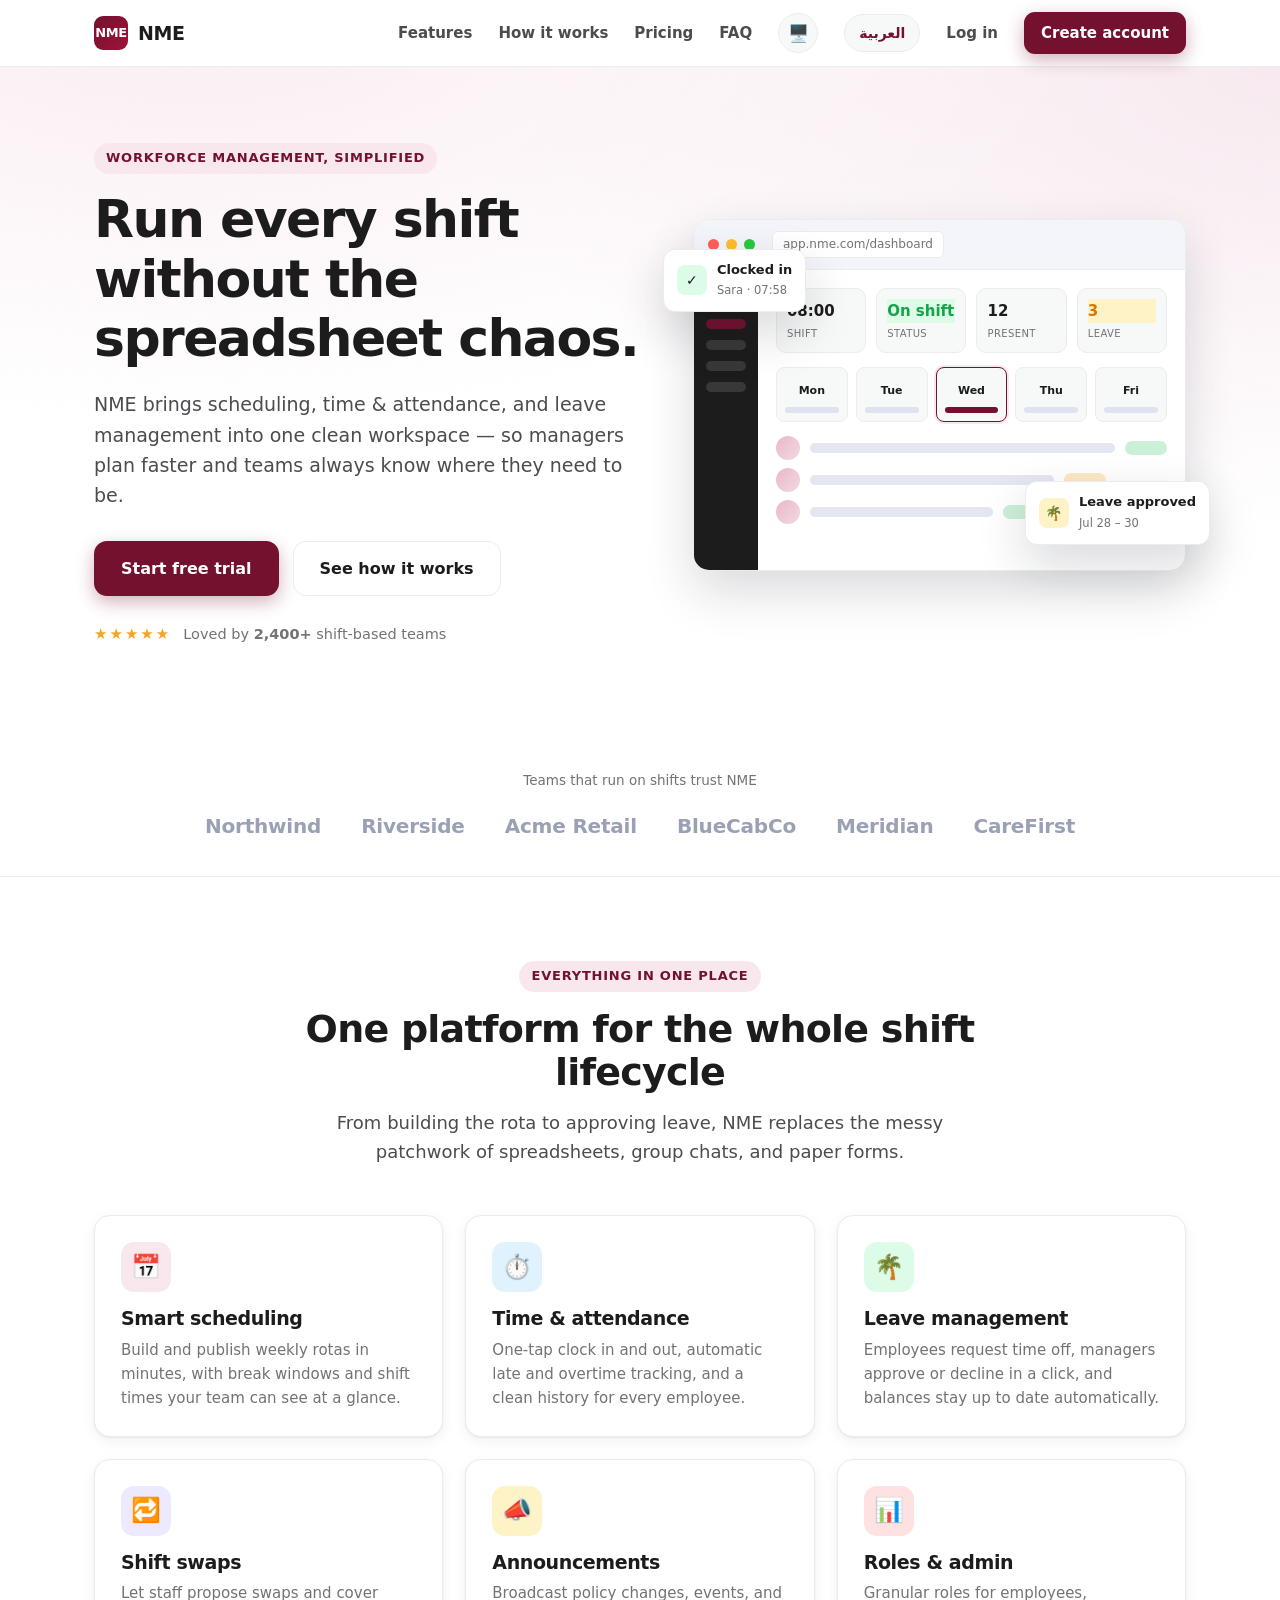
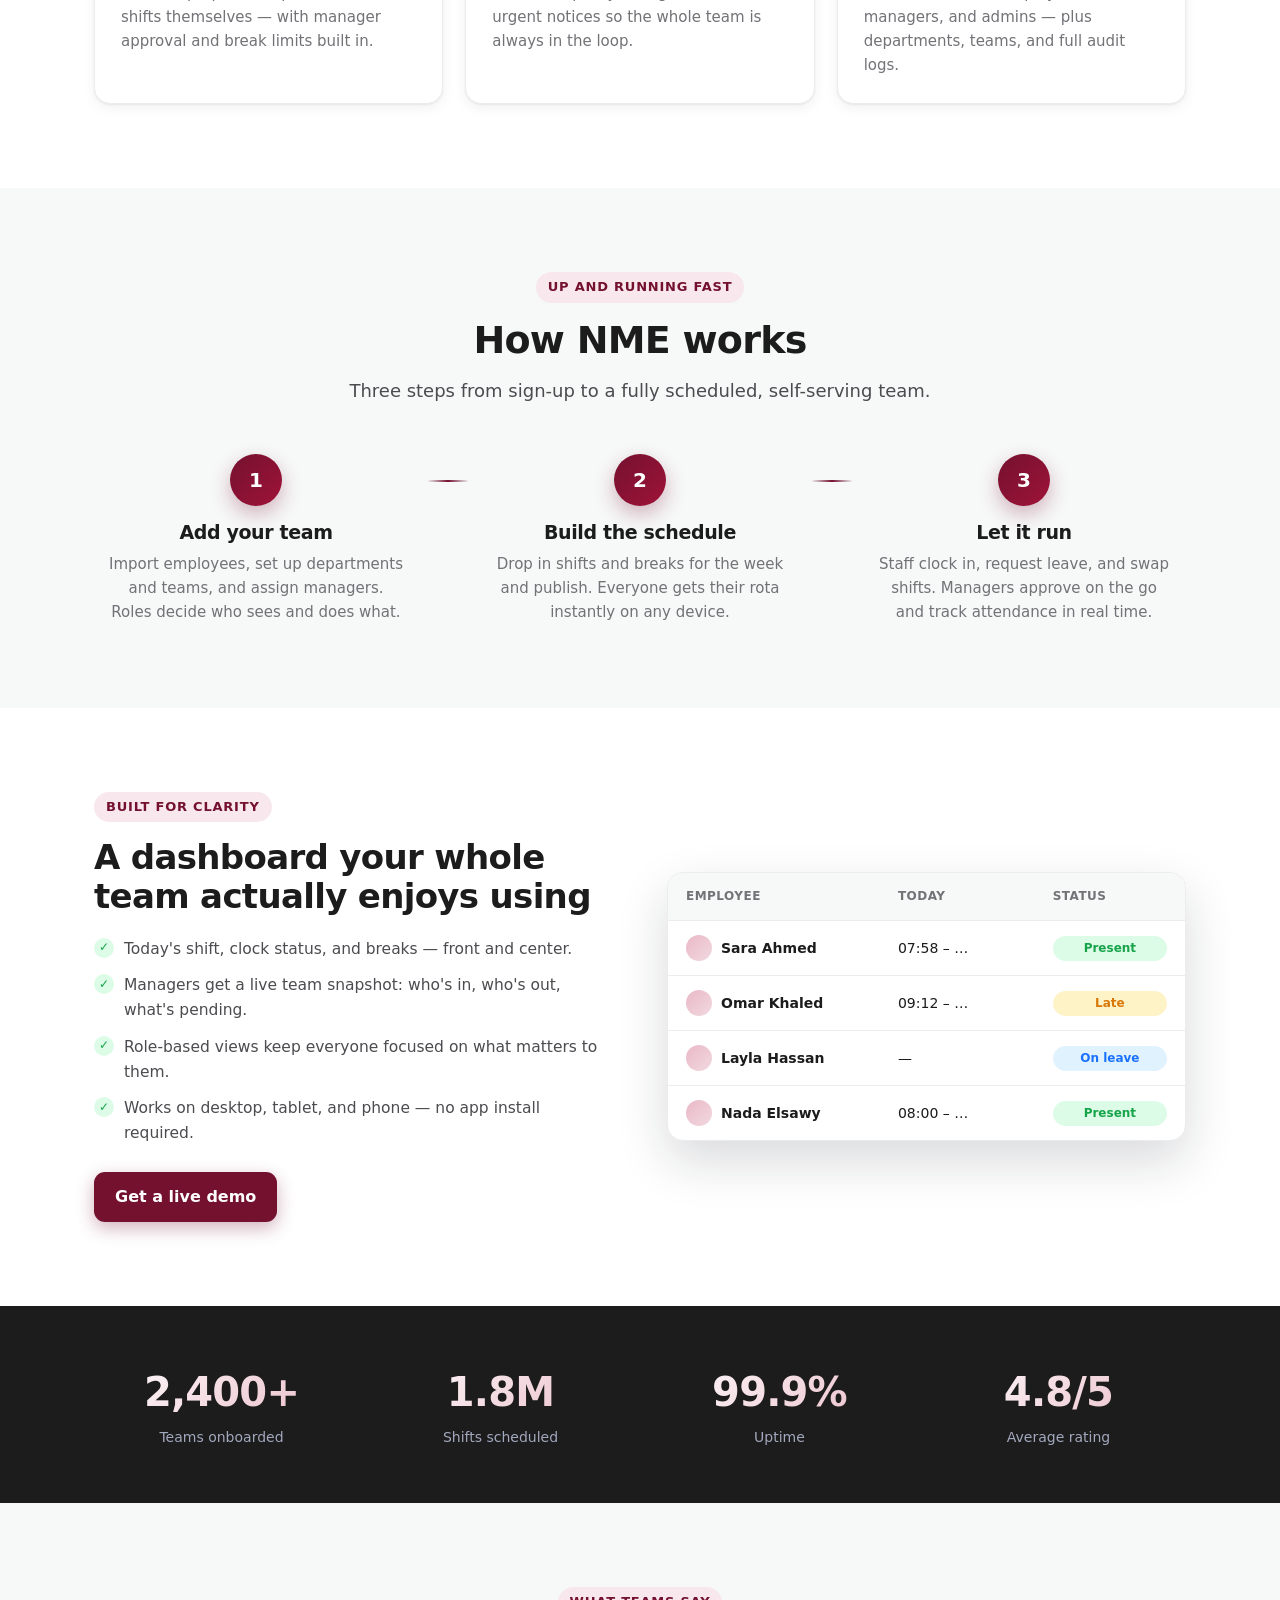
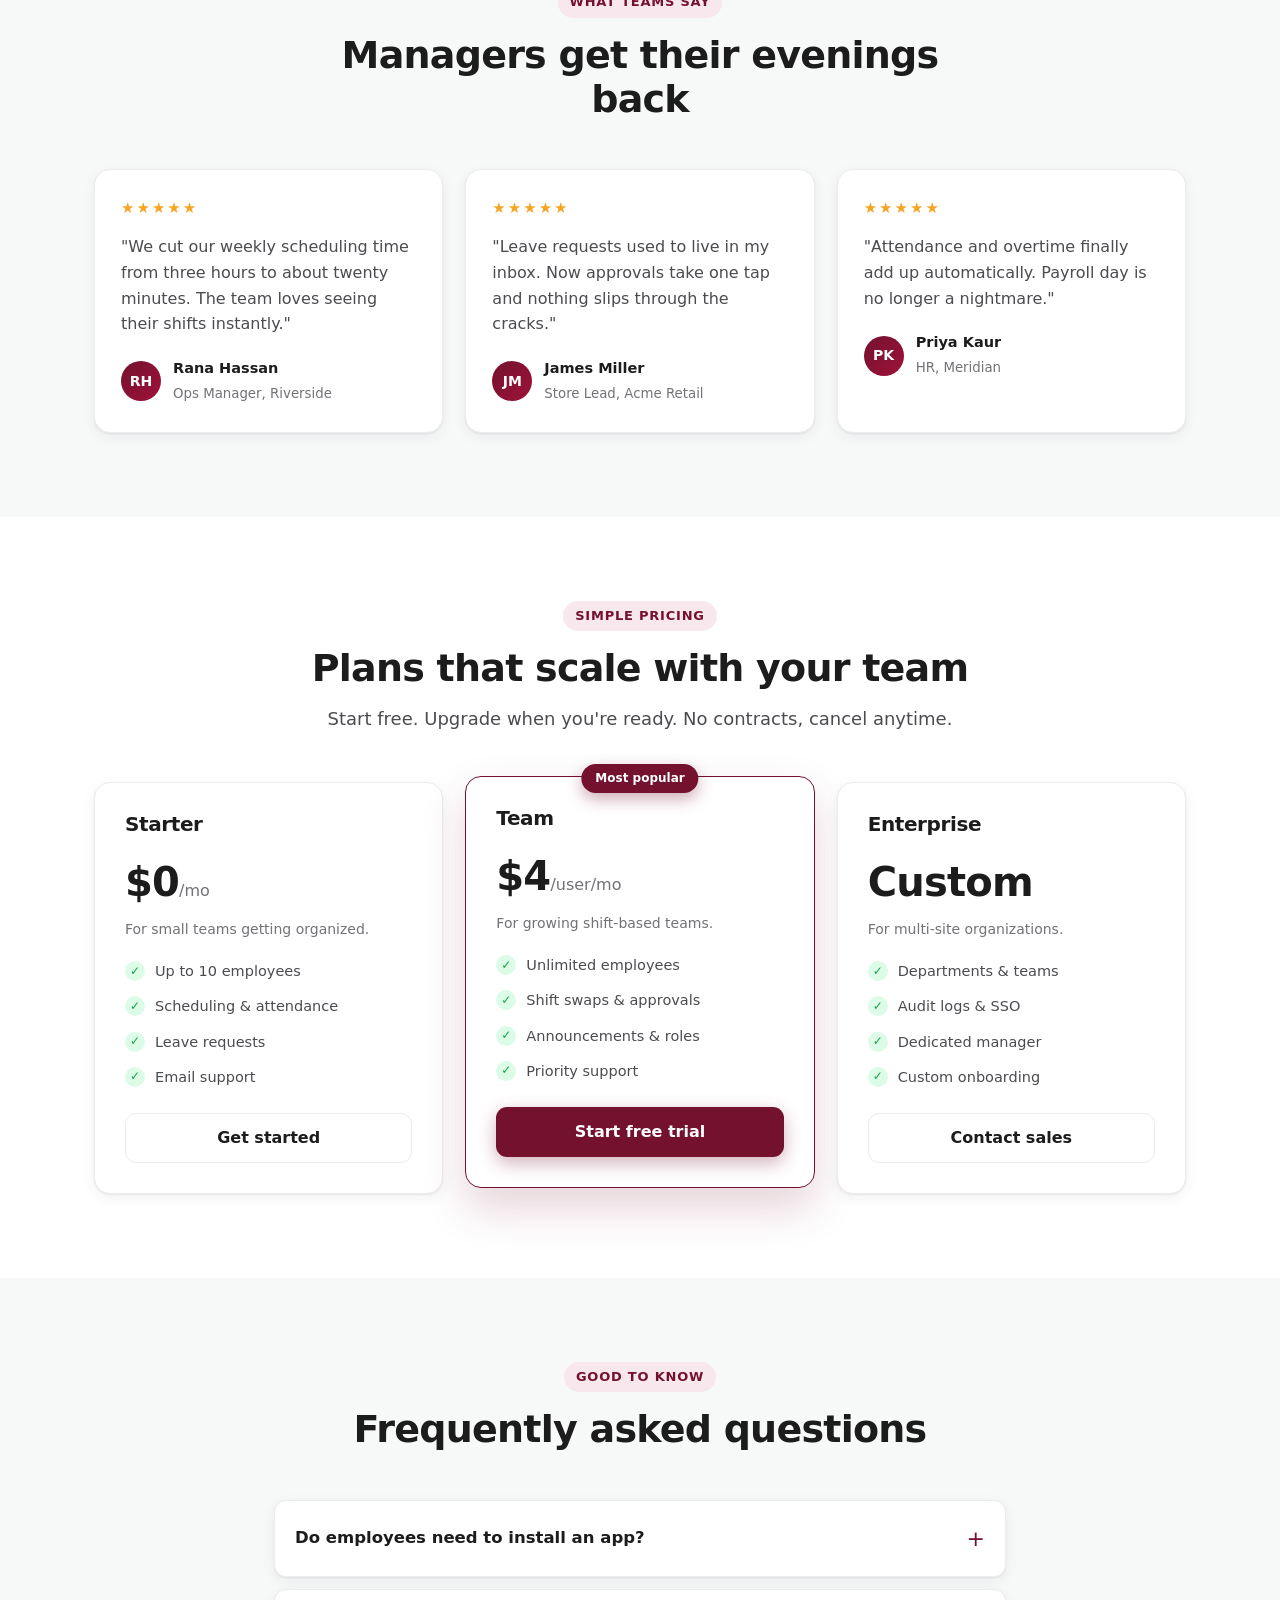
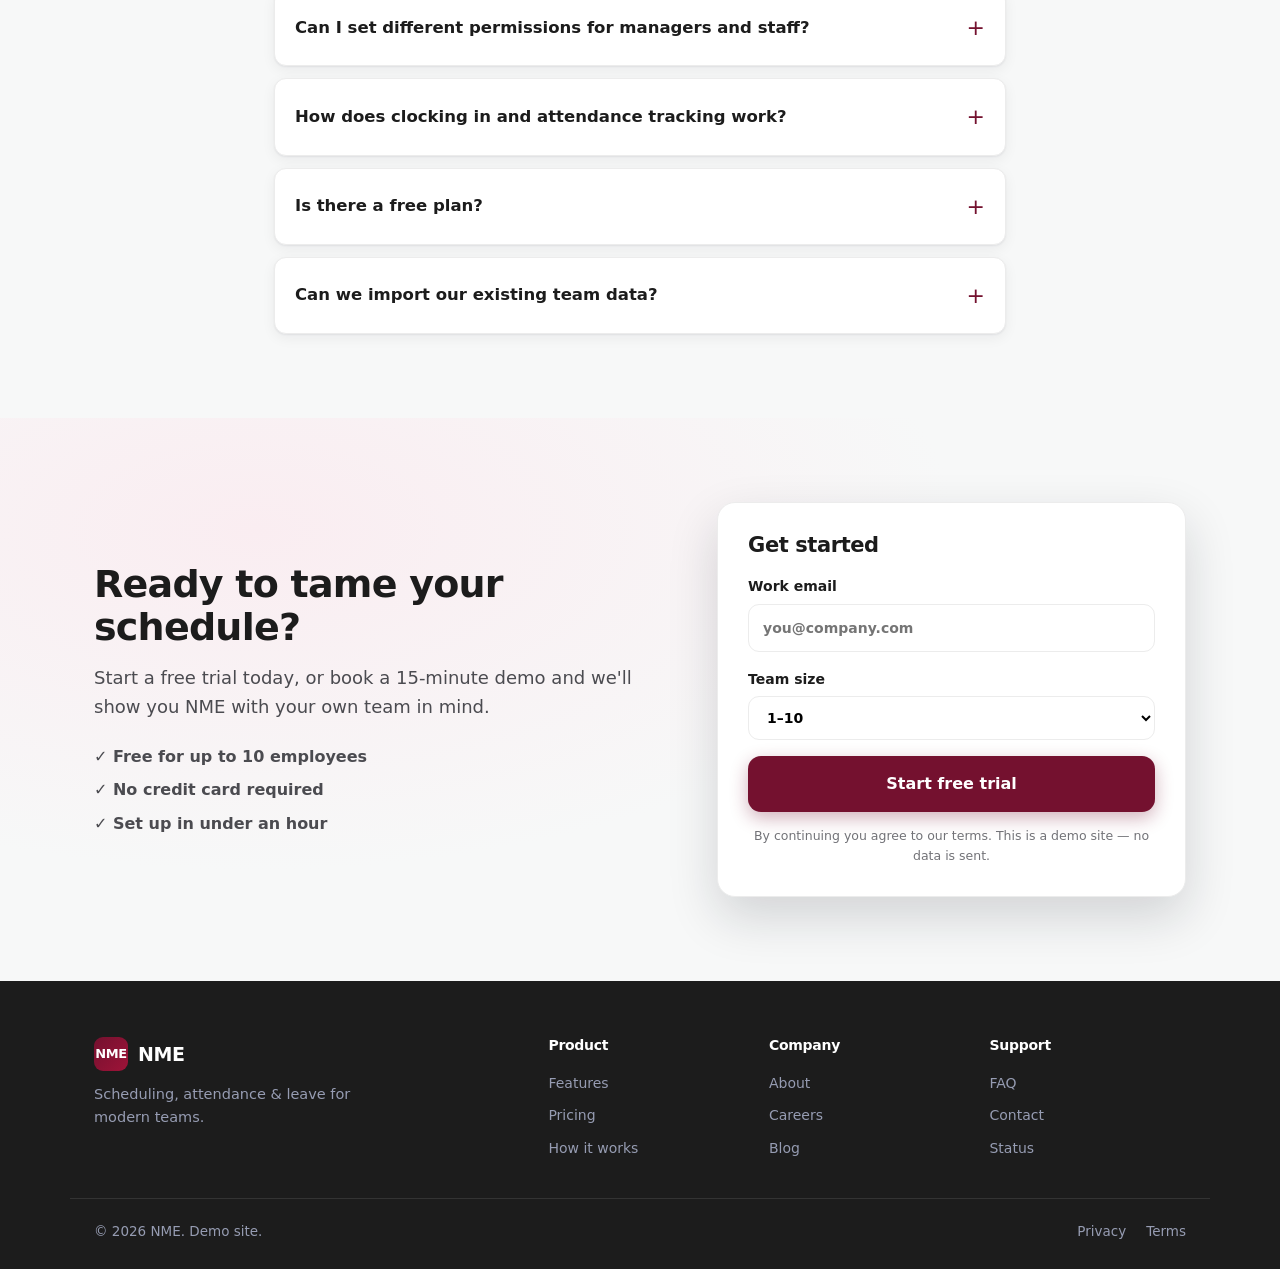
<file: workforce-website/index.html>
<!DOCTYPE html>
<html lang="en">
<head>
  <meta charset="UTF-8" />
  <meta name="viewport" content="width=device-width, initial-scale=1.0" />
  <title>NME — Scheduling, Attendance &amp; Leave for Modern Teams</title>
  <meta name="description" content="NME is the all-in-one workforce platform for scheduling, time &amp; attendance, and leave management. Built for teams that run on shifts." />
  <link rel="stylesheet" href="css/styles.css" />
</head>
<body>

  <!-- ===== Header ===== -->
  <header class="site-header">
    <div class="container header-inner">
      <a href="#top" class="logo">
        <span class="logo-mark">NME</span>
        <span class="logo-text">NME</span>
      </a>

      <input type="checkbox" id="nav-toggle" class="nav-toggle" />
      <label for="nav-toggle" class="nav-toggle-label" aria-label="Toggle menu">
        <span></span><span></span><span></span>
      </label>

      <nav class="main-nav">
        <a href="#features">Features</a>
        <a href="#how">How it works</a>
        <a href="#pricing">Pricing</a>
        <a href="#faq">FAQ</a>
        <button class="theme-btn" data-i18n-skip type="button" aria-label="Theme"></button>
        <button class="lang-btn" data-i18n-skip type="button"></button>
        <a href="app.html#login">Log in</a>
        <a href="app.html#signup" class="btn btn-primary btn-sm">Create account</a>
      </nav>
    </div>
  </header>

  <main id="top">

    <!-- ===== Hero ===== -->
    <section class="hero">
      <div class="container hero-inner">
        <div class="hero-copy">
          <span class="eyebrow">Workforce management, simplified</span>
          <h1>Run every shift<br>without the spreadsheet chaos.</h1>
          <p class="lead">
            NME brings scheduling, time &amp; attendance, and leave management
            into one clean workspace — so managers plan faster and teams always
            know where they need to be.
          </p>
          <div class="hero-cta">
            <a href="app.html#signup" class="btn btn-primary btn-lg">Start free trial</a>
            <a href="#how" class="btn btn-ghost btn-lg">See how it works</a>
          </div>
          <div class="hero-trust">
            <div class="stars">★★★★★</div>
            <span>Loved by <strong>2,400+</strong> shift-based teams</span>
          </div>
        </div>

        <!-- CSS/HTML dashboard mockup -->
        <div class="hero-visual" aria-hidden="true">
          <div class="mock-window">
            <div class="mock-titlebar">
              <span class="dot dot-r"></span><span class="dot dot-y"></span><span class="dot dot-g"></span>
              <span class="mock-url">app.nme.com/dashboard</span>
            </div>
            <div class="mock-body">
              <div class="mock-sidebar">
                <div class="mock-brand"></div>
                <div class="mock-nav-item active"></div>
                <div class="mock-nav-item"></div>
                <div class="mock-nav-item"></div>
                <div class="mock-nav-item"></div>
              </div>
              <div class="mock-main">
                <div class="mock-stats">
                  <div class="mock-stat"><span class="ms-num">08:00</span><span class="ms-label">Shift</span></div>
                  <div class="mock-stat"><span class="ms-num tint-green">On shift</span><span class="ms-label">Status</span></div>
                  <div class="mock-stat"><span class="ms-num">12</span><span class="ms-label">Present</span></div>
                  <div class="mock-stat"><span class="ms-num tint-amber">3</span><span class="ms-label">Leave</span></div>
                </div>
                <div class="mock-week">
                  <div class="mock-day"><b>Mon</b><i></i></div>
                  <div class="mock-day"><b>Tue</b><i></i></div>
                  <div class="mock-day today"><b>Wed</b><i></i></div>
                  <div class="mock-day"><b>Thu</b><i></i></div>
                  <div class="mock-day"><b>Fri</b><i></i></div>
                </div>
                <div class="mock-rows">
                  <div class="mock-row"><span class="av"></span><span class="bar"></span><span class="pill green"></span></div>
                  <div class="mock-row"><span class="av"></span><span class="bar w80"></span><span class="pill amber"></span></div>
                  <div class="mock-row"><span class="av"></span><span class="bar w60"></span><span class="pill green"></span></div>
                </div>
              </div>
            </div>
          </div>
          <div class="float-card float-card-1">
            <span class="fc-ico green">✓</span>
            <div><b>Clocked in</b><small>Sara · 07:58</small></div>
          </div>
          <div class="float-card float-card-2">
            <span class="fc-ico amber">🌴</span>
            <div><b>Leave approved</b><small>Jul 28 – 30</small></div>
          </div>
        </div>
      </div>
    </section>

    <!-- ===== Logos ===== -->
    <section class="logos">
      <div class="container">
        <p class="logos-label">Teams that run on shifts trust NME</p>
        <div class="logos-row">
          <span>Northwind</span><span>Riverside</span><span>Acme Retail</span>
          <span>BlueCabCo</span><span>Meridian</span><span>CareFirst</span>
        </div>
      </div>
    </section>

    <!-- ===== Features ===== -->
    <section id="features" class="section">
      <div class="container">
        <div class="section-head">
          <span class="eyebrow">Everything in one place</span>
          <h2>One platform for the whole shift lifecycle</h2>
          <p class="section-sub">From building the rota to approving leave, NME replaces the messy patchwork of spreadsheets, group chats, and paper forms.</p>
        </div>

        <div class="feature-grid">
          <article class="feature">
            <div class="feature-ico tint-primary">📅</div>
            <h3>Smart scheduling</h3>
            <p>Build and publish weekly rotas in minutes, with break windows and shift times your team can see at a glance.</p>
          </article>
          <article class="feature">
            <div class="feature-ico tint-info">⏱️</div>
            <h3>Time &amp; attendance</h3>
            <p>One-tap clock in and out, automatic late and overtime tracking, and a clean history for every employee.</p>
          </article>
          <article class="feature">
            <div class="feature-ico tint-green">🌴</div>
            <h3>Leave management</h3>
            <p>Employees request time off, managers approve or decline in a click, and balances stay up to date automatically.</p>
          </article>
          <article class="feature">
            <div class="feature-ico tint-purple">🔁</div>
            <h3>Shift swaps</h3>
            <p>Let staff propose swaps and cover shifts themselves — with manager approval and break limits built in.</p>
          </article>
          <article class="feature">
            <div class="feature-ico tint-amber">📣</div>
            <h3>Announcements</h3>
            <p>Broadcast policy changes, events, and urgent notices so the whole team is always in the loop.</p>
          </article>
          <article class="feature">
            <div class="feature-ico tint-red">📊</div>
            <h3>Roles &amp; admin</h3>
            <p>Granular roles for employees, managers, and admins — plus departments, teams, and full audit logs.</p>
          </article>
        </div>
      </div>
    </section>

    <!-- ===== How it works ===== -->
    <section id="how" class="section section-alt">
      <div class="container">
        <div class="section-head">
          <span class="eyebrow">Up and running fast</span>
          <h2>How NME works</h2>
          <p class="section-sub">Three steps from sign-up to a fully scheduled, self-serving team.</p>
        </div>
        <div class="steps">
          <div class="step">
            <div class="step-num">1</div>
            <h3>Add your team</h3>
            <p>Import employees, set up departments and teams, and assign managers. Roles decide who sees and does what.</p>
          </div>
          <div class="step-line"></div>
          <div class="step">
            <div class="step-num">2</div>
            <h3>Build the schedule</h3>
            <p>Drop in shifts and breaks for the week and publish. Everyone gets their rota instantly on any device.</p>
          </div>
          <div class="step-line"></div>
          <div class="step">
            <div class="step-num">3</div>
            <h3>Let it run</h3>
            <p>Staff clock in, request leave, and swap shifts. Managers approve on the go and track attendance in real time.</p>
          </div>
        </div>
      </div>
    </section>

    <!-- ===== Showcase ===== -->
    <section class="section">
      <div class="container showcase">
        <div class="showcase-copy">
          <span class="eyebrow">Built for clarity</span>
          <h2>A dashboard your whole team actually enjoys using</h2>
          <ul class="check-list">
            <li>Today's shift, clock status, and breaks — front and center.</li>
            <li>Managers get a live team snapshot: who's in, who's out, what's pending.</li>
            <li>Role-based views keep everyone focused on what matters to them.</li>
            <li>Works on desktop, tablet, and phone — no app install required.</li>
          </ul>
          <a href="#contact" class="btn btn-primary">Get a live demo</a>
        </div>
        <div class="showcase-visual">
          <div class="panel">
            <div class="panel-row head"><span>Employee</span><span>Today</span><span>Status</span></div>
            <div class="panel-row"><span class="pu"><i></i>Sara Ahmed</span><span>07:58 – …</span><span class="tag green">Present</span></div>
            <div class="panel-row"><span class="pu"><i></i>Omar Khaled</span><span>09:12 – …</span><span class="tag amber">Late</span></div>
            <div class="panel-row"><span class="pu"><i></i>Layla Hassan</span><span>—</span><span class="tag blue">On leave</span></div>
            <div class="panel-row"><span class="pu"><i></i>Nada Elsawy</span><span>08:00 – …</span><span class="tag green">Present</span></div>
          </div>
        </div>
      </div>
    </section>

    <!-- ===== Stats band ===== -->
    <section class="stats-band">
      <div class="container stats-inner">
        <div class="stat-big"><span class="sb-num">2,400+</span><span class="sb-label">Teams onboarded</span></div>
        <div class="stat-big"><span class="sb-num">1.8M</span><span class="sb-label">Shifts scheduled</span></div>
        <div class="stat-big"><span class="sb-num">99.9%</span><span class="sb-label">Uptime</span></div>
        <div class="stat-big"><span class="sb-num">4.8/5</span><span class="sb-label">Average rating</span></div>
      </div>
    </section>

    <!-- ===== Testimonials ===== -->
    <section class="section section-alt">
      <div class="container">
        <div class="section-head">
          <span class="eyebrow">What teams say</span>
          <h2>Managers get their evenings back</h2>
        </div>
        <div class="testimonials">
          <figure class="quote">
            <div class="stars">★★★★★</div>
            <blockquote>"We cut our weekly scheduling time from three hours to about twenty minutes. The team loves seeing their shifts instantly."</blockquote>
            <figcaption><span class="q-av">RH</span><div><b>Rana Hassan</b><small>Ops Manager, Riverside</small></div></figcaption>
          </figure>
          <figure class="quote">
            <div class="stars">★★★★★</div>
            <blockquote>"Leave requests used to live in my inbox. Now approvals take one tap and nothing slips through the cracks."</blockquote>
            <figcaption><span class="q-av">JM</span><div><b>James Miller</b><small>Store Lead, Acme Retail</small></div></figcaption>
          </figure>
          <figure class="quote">
            <div class="stars">★★★★★</div>
            <blockquote>"Attendance and overtime finally add up automatically. Payroll day is no longer a nightmare."</blockquote>
            <figcaption><span class="q-av">PK</span><div><b>Priya Kaur</b><small>HR, Meridian</small></div></figcaption>
          </figure>
        </div>
      </div>
    </section>

    <!-- ===== Pricing ===== -->
    <section id="pricing" class="section">
      <div class="container">
        <div class="section-head">
          <span class="eyebrow">Simple pricing</span>
          <h2>Plans that scale with your team</h2>
          <p class="section-sub">Start free. Upgrade when you're ready. No contracts, cancel anytime.</p>
        </div>
        <div class="pricing">
          <div class="price-card">
            <h3>Starter</h3>
            <p class="price"><span>$0</span>/mo</p>
            <p class="price-note">For small teams getting organized.</p>
            <ul class="check-list">
              <li>Up to 10 employees</li>
              <li>Scheduling &amp; attendance</li>
              <li>Leave requests</li>
              <li>Email support</li>
            </ul>
            <a href="app.html#signup" class="btn btn-ghost btn-block">Get started</a>
          </div>
          <div class="price-card featured">
            <span class="badge-pop">Most popular</span>
            <h3>Team</h3>
            <p class="price"><span>$4</span>/user/mo</p>
            <p class="price-note">For growing shift-based teams.</p>
            <ul class="check-list">
              <li>Unlimited employees</li>
              <li>Shift swaps &amp; approvals</li>
              <li>Announcements &amp; roles</li>
              <li>Priority support</li>
            </ul>
            <a href="app.html#signup" class="btn btn-primary btn-block">Start free trial</a>
          </div>
          <div class="price-card">
            <h3>Enterprise</h3>
            <p class="price"><span>Custom</span></p>
            <p class="price-note">For multi-site organizations.</p>
            <ul class="check-list">
              <li>Departments &amp; teams</li>
              <li>Audit logs &amp; SSO</li>
              <li>Dedicated manager</li>
              <li>Custom onboarding</li>
            </ul>
            <a href="#contact" class="btn btn-ghost btn-block">Contact sales</a>
          </div>
        </div>
      </div>
    </section>

    <!-- ===== FAQ ===== -->
    <section id="faq" class="section section-alt">
      <div class="container narrow">
        <div class="section-head">
          <span class="eyebrow">Good to know</span>
          <h2>Frequently asked questions</h2>
        </div>
        <div class="faq">
          <details>
            <summary>Do employees need to install an app?</summary>
            <p>No. NME runs in any modern browser on desktop, tablet, and phone. Staff just log in and go.</p>
          </details>
          <details>
            <summary>Can I set different permissions for managers and staff?</summary>
            <p>Yes. Roles for employees, managers, and admins control exactly what each person can see and do, down to departments and teams.</p>
          </details>
          <details>
            <summary>How does clocking in and attendance tracking work?</summary>
            <p>Employees clock in and out with one tap. NME automatically flags late arrivals and totals overtime, and keeps a full attendance history.</p>
          </details>
          <details>
            <summary>Is there a free plan?</summary>
            <p>Absolutely. The Starter plan is free for up to 10 employees and includes scheduling, attendance, and leave requests.</p>
          </details>
          <details>
            <summary>Can we import our existing team data?</summary>
            <p>Yes — bring in employees, departments, and teams during onboarding. Enterprise plans include a dedicated onboarding manager.</p>
          </details>
        </div>
      </div>
    </section>

    <!-- ===== CTA + Contact ===== -->
    <section id="contact" class="cta-section">
      <div class="container cta-inner">
        <div class="cta-copy">
          <h2>Ready to tame your schedule?</h2>
          <p>Start a free trial today, or book a 15-minute demo and we'll show you NME with your own team in mind.</p>
          <ul class="cta-points">
            <li>✓ Free for up to 10 employees</li>
            <li>✓ No credit card required</li>
            <li>✓ Set up in under an hour</li>
          </ul>
        </div>
        <form class="cta-form" onsubmit="return false">
          <h3>Get started</h3>
          <label>Work email
            <input type="email" name="email" placeholder="you@company.com" required />
          </label>
          <label>Team size
            <select name="size">
              <option>1–10</option><option>11–50</option><option>51–200</option><option>200+</option>
            </select>
          </label>
          <button type="submit" class="btn btn-primary btn-block btn-lg">Start free trial</button>
          <p class="form-fine">By continuing you agree to our terms. This is a demo site — no data is sent.</p>
        </form>
      </div>
    </section>
  </main>

  <!-- ===== Footer ===== -->
  <footer class="site-footer">
    <div class="container footer-inner">
      <div class="footer-brand">
        <a href="#top" class="logo"><span class="logo-mark">NME</span><span class="logo-text">NME</span></a>
        <p>Scheduling, attendance &amp; leave for modern teams.</p>
      </div>
      <div class="footer-cols">
        <div><h4>Product</h4><a href="#features">Features</a><a href="#pricing">Pricing</a><a href="#how">How it works</a></div>
        <div><h4>Company</h4><a href="#">About</a><a href="#">Careers</a><a href="#">Blog</a></div>
        <div><h4>Support</h4><a href="#faq">FAQ</a><a href="#contact">Contact</a><a href="#">Status</a></div>
      </div>
    </div>
    <div class="container footer-bottom">
      <span>© 2026 NME. Demo site.</span>
      <div class="footer-legal"><a href="#">Privacy</a><a href="#">Terms</a></div>
    </div>
  </footer>

  <script src="js/i18n.js"></script>
  <script src="js/theme.js"></script>
  <script src="js/main.js"></script>
</body>
</html>
</file>
<file: workforce-website/css/styles.css>
/* ===== Tokens ===== */
:root {
  --bg: #ffffff;
  --bg-alt: #f7f8f8;
  --ink: #1c1c1c;
  --ink-2: #4b4b50;
  --muted: #727277;
  --border: #ececec;
  --primary: #74112f;
  --primary-600: #510b21;
  --primary-soft: #f8e8ee;
  --accent: #9e1338;
  --green: #16a34a;
  --amber: #d97706;
  --blue: #1b72ff;
  --red: #dc2626;
  --purple: #7c3aed;
  --shadow-sm: 0 1px 2px rgba(16,24,40,.06), 0 4px 14px rgba(16,24,40,.06);
  --shadow-lg: 0 20px 50px rgba(16,24,40,.16);
  --radius: 16px;
  --maxw: 1140px;
  font-family: system-ui, -apple-system, "Segoe UI", Roboto, Helvetica, Arial, sans-serif;
}
* { box-sizing: border-box; }
html { scroll-behavior: smooth; scroll-padding-top: 78px; }
body { margin: 0; background: var(--bg); color: var(--ink); line-height: 1.6; font-size: 16px; -webkit-font-smoothing: antialiased; }
h1, h2, h3, h4 { margin: 0; line-height: 1.15; letter-spacing: -0.02em; font-weight: 750; }
p { margin: 0; }
a { color: inherit; text-decoration: none; }
img { max-width: 100%; }
.container { width: 100%; max-width: var(--maxw); margin: 0 auto; padding: 0 24px; }
.container.narrow { max-width: 780px; }

/* ===== Buttons ===== */
.btn {
  display: inline-flex; align-items: center; justify-content: center; gap: 8px;
  font: inherit; font-weight: 650; cursor: pointer; border: 1px solid transparent;
  border-radius: 11px; padding: 11px 20px; transition: .16s ease; white-space: nowrap;
}
.btn:hover { transform: translateY(-1px); }
.btn-primary { background: var(--primary); color: #fff; box-shadow: 0 6px 18px rgba(116,17,47,.32); }
.btn-primary:hover { background: var(--primary-600); }
.btn-ghost { background: #fff; color: var(--ink); border-color: var(--border); }
.btn-ghost:hover { border-color: var(--primary); color: var(--primary); }
.btn-lg { padding: 14px 26px; font-size: 16px; border-radius: 13px; }
.btn-sm { padding: 8px 16px; font-size: 14px; }
.btn-block { width: 100%; }

.eyebrow {
  display: inline-block; font-size: 13px; font-weight: 700; letter-spacing: .06em; text-transform: uppercase;
  color: var(--primary); background: var(--primary-soft); padding: 5px 12px; border-radius: 999px; margin-bottom: 16px;
}
.stars { color: #f5a524; letter-spacing: 2px; font-size: 15px; }

/* ===== Header ===== */
.site-header {
  position: sticky; top: 0; z-index: 50; background: rgba(255,255,255,.86); backdrop-filter: blur(10px);
  border-bottom: 1px solid var(--border);
}
.header-inner { display: flex; align-items: center; justify-content: space-between; height: 66px; }
.logo { display: inline-flex; align-items: center; gap: 10px; font-weight: 800; font-size: 19px; letter-spacing: -0.02em; }
.logo-mark {
  width: 34px; height: 34px; border-radius: 9px; display: grid; place-items: center; color: #fff; font-size: 13px; font-weight: 800;
  background: linear-gradient(135deg, var(--primary), var(--accent));
}
.main-nav { display: flex; align-items: center; gap: 26px; }
.main-nav a { color: var(--ink-2); font-weight: 550; font-size: 15px; }
.main-nav a:hover { color: var(--primary); }
.main-nav a.btn { color: #fff; }
.main-nav a.btn:hover { color: #fff; }
.nav-toggle, .nav-toggle-label { display: none; }

/* ===== Hero ===== */
.hero { position: relative; overflow: hidden; padding: 76px 0 90px;
  background:
    radial-gradient(900px 420px at 15% -10%, #faedf1, transparent),
    radial-gradient(820px 460px at 100% 0%, #f7e9ef, transparent), var(--bg);
}
.hero-inner { display: grid; grid-template-columns: 1.05fr .95fr; gap: 54px; align-items: center; }
.hero-copy h1 { font-size: 52px; letter-spacing: -0.03em; }
.hero-copy .lead { color: var(--ink-2); font-size: 19px; margin-top: 20px; max-width: 540px; }
.hero-cta { display: flex; gap: 14px; margin-top: 30px; flex-wrap: wrap; }
.hero-trust { display: flex; align-items: center; gap: 12px; margin-top: 26px; color: var(--muted); font-size: 14.5px; }

/* Hero mockup */
.hero-visual { position: relative; }
.mock-window { background: #fff; border: 1px solid var(--border); border-radius: 16px; box-shadow: var(--shadow-lg); overflow: hidden; }
.mock-titlebar { display: flex; align-items: center; gap: 7px; padding: 11px 14px; background: #f4f5fa; border-bottom: 1px solid var(--border); }
.dot { width: 11px; height: 11px; border-radius: 50%; }
.dot-r { background: #ff5f57; } .dot-y { background: #febc2e; } .dot-g { background: #28c840; }
.mock-url { margin-left: 10px; font-size: 12px; color: var(--muted); background: #fff; border: 1px solid var(--border); border-radius: 6px; padding: 3px 10px; }
.mock-body { display: grid; grid-template-columns: 64px 1fr; height: 300px; }
.mock-sidebar { background: #1c1c1c; padding: 16px 12px; display: flex; flex-direction: column; gap: 11px; }
.mock-brand { height: 22px; border-radius: 6px; background: linear-gradient(135deg, var(--primary), var(--accent)); }
.mock-nav-item { height: 10px; border-radius: 5px; background: rgba(255,255,255,.12); }
.mock-nav-item.active { background: var(--primary); }
.mock-main { padding: 18px; display: flex; flex-direction: column; gap: 14px; }
.mock-stats { display: grid; grid-template-columns: repeat(4,1fr); gap: 10px; }
.mock-stat { background: var(--bg-alt); border: 1px solid var(--border); border-radius: 10px; padding: 10px; display: flex; flex-direction: column; gap: 3px; }
.ms-num { font-weight: 750; font-size: 15px; }
.ms-label { font-size: 10px; color: var(--muted); text-transform: uppercase; letter-spacing: .04em; }
.tint-green { color: var(--green); } .tint-amber { color: var(--amber); }
.mock-week { display: grid; grid-template-columns: repeat(5,1fr); gap: 8px; }
.mock-day { background: var(--bg-alt); border: 1px solid var(--border); border-radius: 8px; padding: 8px; text-align: center; }
.mock-day b { font-size: 11px; } .mock-day i { display: block; height: 6px; border-radius: 3px; background: #dfe3ef; margin-top: 6px; }
.mock-day.today { border-color: var(--primary); box-shadow: 0 0 0 2px var(--primary-soft); }
.mock-day.today i { background: var(--primary); }
.mock-rows { display: flex; flex-direction: column; gap: 8px; }
.mock-row { display: flex; align-items: center; gap: 10px; }
.mock-row .av { width: 24px; height: 24px; border-radius: 50%; background: linear-gradient(135deg,#e9b8c6,#f2d9e1); flex: none; }
.mock-row .bar { height: 10px; border-radius: 5px; background: #e4e7f1; flex: 1; }
.mock-row .bar.w80 { flex: .8; } .mock-row .bar.w60 { flex: .6; }
.mock-row .pill { width: 42px; height: 14px; border-radius: 7px; flex: none; }
.pill.green { background: #cbf0d8; } .pill.amber { background: #fde9c4; }
.float-card {
  position: absolute; background: #fff; border: 1px solid var(--border); border-radius: 12px; box-shadow: var(--shadow-lg);
  padding: 10px 13px; display: flex; align-items: center; gap: 10px; font-size: 13px;
}
.float-card b { display: block; font-size: 13px; } .float-card small { color: var(--muted); font-size: 11.5px; }
.float-card .fc-ico { width: 30px; height: 30px; border-radius: 8px; display: grid; place-items: center; font-size: 14px; }
.fc-ico.green { background: #dcfce7; } .fc-ico.amber { background: #fef3c7; }
.float-card-1 { top: 30px; left: -30px; } .float-card-2 { bottom: 26px; right: -24px; }

/* ===== Logos ===== */
.logos { padding: 34px 0; border-bottom: 1px solid var(--border); }
.logos-label { text-align: center; color: var(--muted); font-size: 13.5px; margin-bottom: 18px; }
.logos-row { display: flex; flex-wrap: wrap; justify-content: center; gap: 40px; color: #9aa1b4; font-weight: 750; font-size: 20px; letter-spacing: -0.01em; }

/* ===== Sections ===== */
.section { padding: 84px 0; }
.section-alt { background: var(--bg-alt); }
.section-head { text-align: center; max-width: 680px; margin: 0 auto 48px; }
.section-head h2 { font-size: 38px; }
.section-sub { color: var(--ink-2); font-size: 18px; margin-top: 14px; }

/* Feature grid */
.feature-grid { display: grid; grid-template-columns: repeat(3,1fr); gap: 22px; }
.feature { background: #fff; border: 1px solid var(--border); border-radius: var(--radius); padding: 26px; box-shadow: var(--shadow-sm); transition: .18s; }
.feature:hover { transform: translateY(-4px); box-shadow: var(--shadow-lg); border-color: #dfe3f2; }
.feature-ico { width: 50px; height: 50px; border-radius: 13px; display: grid; place-items: center; font-size: 24px; margin-bottom: 16px; }
.feature h3 { font-size: 19px; margin-bottom: 8px; }
.feature p { color: var(--muted); font-size: 15px; }
.tint-primary { background: var(--primary-soft); } .tint-info { background: #e0f2fe; }
.tint-green { background: #dcfce7; } .tint-purple { background: #ede9fe; }
.tint-amber { background: #fef3c7; } .tint-red { background: #fee2e2; }

/* Steps */
.steps { display: grid; grid-template-columns: 1fr auto 1fr auto 1fr; align-items: start; gap: 10px; }
.step { text-align: center; padding: 0 14px; }
.step-num {
  width: 52px; height: 52px; border-radius: 50%; display: grid; place-items: center; margin: 0 auto 16px;
  background: linear-gradient(135deg, var(--primary), var(--accent)); color: #fff; font-weight: 800; font-size: 20px;
  box-shadow: 0 8px 20px rgba(116,17,47,.3);
}
.step h3 { font-size: 19px; margin-bottom: 8px; }
.step p { color: var(--muted); font-size: 15px; }
.step-line { height: 2px; background: linear-gradient(90deg, var(--border), var(--primary), var(--border)); margin-top: 26px; min-width: 40px; align-self: start; }

/* Showcase */
.showcase { display: grid; grid-template-columns: 1fr 1fr; gap: 54px; align-items: center; }
.showcase h2 { font-size: 34px; margin-bottom: 20px; }
.check-list { list-style: none; padding: 0; margin: 0 0 26px; display: grid; gap: 12px; }
.check-list li { position: relative; padding-left: 30px; color: var(--ink-2); font-size: 15.5px; }
.check-list li::before {
  content: "✓"; position: absolute; left: 0; top: 1px; width: 20px; height: 20px; border-radius: 50%;
  background: #dcfce7; color: var(--green); font-size: 12px; font-weight: 800; display: grid; place-items: center;
}
.showcase-visual .panel { background: #fff; border: 1px solid var(--border); border-radius: var(--radius); box-shadow: var(--shadow-lg); overflow: hidden; }
.panel-row { display: grid; grid-template-columns: 1.4fr 1fr .8fr; align-items: center; gap: 12px; padding: 14px 18px; border-bottom: 1px solid var(--border); font-size: 14px; }
.panel-row:last-child { border-bottom: none; }
.panel-row.head { background: var(--bg-alt); color: var(--muted); font-size: 12px; text-transform: uppercase; letter-spacing: .04em; font-weight: 700; }
.pu { display: flex; align-items: center; gap: 9px; font-weight: 600; }
.pu i { width: 26px; height: 26px; border-radius: 50%; background: linear-gradient(135deg,#e9b8c6,#f2d9e1); flex: none; }
.tag { font-size: 12px; font-weight: 700; padding: 3px 10px; border-radius: 999px; text-align: center; }
.tag.green { background: #dcfce7; color: var(--green); } .tag.amber { background: #fef3c7; color: var(--amber); } .tag.blue { background: #e0f2fe; color: var(--blue); }

/* Stats band */
.stats-band { background: #1c1c1c; color: #fff; padding: 54px 0; }
.stats-inner { display: grid; grid-template-columns: repeat(4,1fr); gap: 24px; text-align: center; }
.sb-num { display: block; font-size: 40px; font-weight: 800; letter-spacing: -0.02em; background: linear-gradient(135deg,#fff,#e9b8c6); -webkit-background-clip: text; background-clip: text; -webkit-text-fill-color: transparent; }
.sb-label { color: #a2a8bd; font-size: 14px; margin-top: 6px; }

/* Testimonials */
.testimonials { display: grid; grid-template-columns: repeat(3,1fr); gap: 22px; }
.quote { margin: 0; background: #fff; border: 1px solid var(--border); border-radius: var(--radius); padding: 26px; box-shadow: var(--shadow-sm); }
.quote blockquote { margin: 14px 0 20px; font-size: 16px; color: var(--ink-2); }
.quote figcaption { display: flex; align-items: center; gap: 12px; }
.q-av { width: 40px; height: 40px; border-radius: 50%; display: grid; place-items: center; color: #fff; font-weight: 700; font-size: 14px; background: linear-gradient(135deg, var(--primary), var(--accent)); }
.quote figcaption b { display: block; font-size: 14.5px; } .quote figcaption small { color: var(--muted); }

/* Pricing */
.pricing { display: grid; grid-template-columns: repeat(3,1fr); gap: 22px; align-items: stretch; }
.price-card { position: relative; background: #fff; border: 1px solid var(--border); border-radius: var(--radius); padding: 30px; box-shadow: var(--shadow-sm); display: flex; flex-direction: column; }
.price-card.featured { border-color: var(--primary); box-shadow: 0 20px 44px rgba(116,17,47,.18); transform: translateY(-6px); }
.price-card h3 { font-size: 20px; }
.price { margin: 14px 0 4px; font-size: 16px; color: var(--muted); }
.price span { font-size: 40px; font-weight: 800; color: var(--ink); letter-spacing: -0.02em; }
.price-note { color: var(--muted); font-size: 14px; margin-bottom: 20px; }
.price-card .check-list { margin-bottom: 24px; flex: 1; }
.price-card .check-list li { font-size: 14.5px; }
.badge-pop { position: absolute; top: -13px; left: 50%; transform: translateX(-50%); background: var(--primary); color: #fff; font-size: 12px; font-weight: 700; padding: 5px 14px; border-radius: 999px; box-shadow: 0 6px 16px rgba(116,17,47,.35); }

/* FAQ */
.faq { display: flex; flex-direction: column; gap: 12px; }
.faq details { background: #fff; border: 1px solid var(--border); border-radius: 12px; padding: 4px 20px; box-shadow: var(--shadow-sm); }
.faq summary { cursor: pointer; font-weight: 650; font-size: 16.5px; padding: 16px 0; list-style: none; display: flex; justify-content: space-between; align-items: center; }
.faq summary::-webkit-details-marker { display: none; }
.faq summary::after { content: "+"; font-size: 22px; color: var(--primary); font-weight: 400; transition: .2s; }
.faq details[open] summary::after { transform: rotate(45deg); }
.faq details p { color: var(--muted); font-size: 15px; padding: 0 0 18px; margin: 0; }

/* CTA */
.cta-section { padding: 84px 0; background: radial-gradient(700px 340px at 20% 20%, #faedf1, transparent), var(--bg-alt); }
.cta-inner { display: grid; grid-template-columns: 1.1fr .9fr; gap: 50px; align-items: center; }
.cta-copy h2 { font-size: 38px; }
.cta-copy p { color: var(--ink-2); font-size: 18px; margin-top: 14px; }
.cta-points { list-style: none; padding: 0; margin: 22px 0 0; display: grid; gap: 8px; color: var(--ink-2); font-weight: 600; }
.cta-form { background: #fff; border: 1px solid var(--border); border-radius: 18px; padding: 30px; box-shadow: var(--shadow-lg); }
.cta-form h3 { font-size: 21px; margin-bottom: 18px; }
.cta-form label { display: grid; gap: 6px; font-weight: 650; font-size: 14px; margin-bottom: 16px; }
.cta-form input, .cta-form select { font: inherit; padding: 12px 14px; border: 1px solid var(--border); border-radius: 11px; background: #fff; }
.cta-form input:focus, .cta-form select:focus { outline: none; border-color: var(--primary); box-shadow: 0 0 0 3px var(--primary-soft); }
.form-fine { color: var(--muted); font-size: 12.5px; margin-top: 14px; text-align: center; }

/* Footer */
.site-footer { background: #1c1c1c; color: #c5cad9; padding: 56px 0 26px; }
.footer-inner { display: grid; grid-template-columns: 1.3fr 2fr; gap: 40px; padding-bottom: 34px; border-bottom: 1px solid rgba(255,255,255,.1); }
.site-footer .logo { color: #fff; }
.footer-brand p { color: #969cb2; margin-top: 12px; font-size: 14.5px; max-width: 260px; }
.footer-cols { display: grid; grid-template-columns: repeat(3,1fr); gap: 24px; }
.footer-cols h4 { color: #fff; font-size: 14px; margin-bottom: 14px; }
.footer-cols a { display: block; color: #969cb2; font-size: 14px; padding: 5px 0; }
.footer-cols a:hover { color: #fff; }
.footer-bottom { display: flex; justify-content: space-between; align-items: center; padding-top: 22px; color: #969cb2; font-size: 13.5px; }
.footer-legal { display: flex; gap: 20px; } .footer-legal a:hover { color: #fff; }

/* ===== Responsive ===== */
@media (max-width: 960px) {
  .hero-inner { grid-template-columns: 1fr; gap: 44px; }
  .hero-copy h1 { font-size: 42px; }
  .hero-visual { max-width: 520px; }
  .feature-grid, .testimonials, .pricing { grid-template-columns: 1fr 1fr; }
  .steps { grid-template-columns: 1fr; gap: 26px; } .step-line { display: none; }
  .showcase, .cta-inner { grid-template-columns: 1fr; gap: 34px; }
  .stats-inner { grid-template-columns: 1fr 1fr; gap: 30px; }
  .price-card.featured { transform: none; }

  .nav-toggle-label { display: flex; flex-direction: column; gap: 5px; cursor: pointer; padding: 8px; }
  .nav-toggle-label span { width: 24px; height: 2px; background: var(--ink); border-radius: 2px; transition: .2s; }
  .main-nav {
    position: absolute; top: 66px; left: 0; right: 0; background: #fff; border-bottom: 1px solid var(--border);
    flex-direction: column; align-items: stretch; gap: 0; padding: 8px 24px 20px; box-shadow: var(--shadow-lg);
    max-height: 0; overflow: hidden; opacity: 0; pointer-events: none; transition: .22s ease;
  }
  .main-nav a { padding: 13px 0; border-bottom: 1px solid var(--border); }
  .main-nav a.btn { margin-top: 12px; border-bottom: none; justify-content: center; }
  .nav-toggle:checked ~ .main-nav { max-height: 420px; opacity: 1; pointer-events: auto; }
  .nav-toggle:checked ~ .nav-toggle-label span:nth-child(1) { transform: translateY(7px) rotate(45deg); }
  .nav-toggle:checked ~ .nav-toggle-label span:nth-child(2) { opacity: 0; }
  .nav-toggle:checked ~ .nav-toggle-label span:nth-child(3) { transform: translateY(-7px) rotate(-45deg); }
}
@media (max-width: 620px) {
  .hero-copy h1 { font-size: 34px; }
  .hero-copy .lead { font-size: 17px; }
  .section { padding: 60px 0; } .section-head h2 { font-size: 30px; }
  .feature-grid, .testimonials, .pricing, .stats-inner { grid-template-columns: 1fr; }
  .footer-inner { grid-template-columns: 1fr; } .footer-cols { grid-template-columns: 1fr 1fr; }
  .float-card { display: none; }
  .hero-copy .hero-cta .btn { flex: 1; }
}
@media (max-width: 400px) {
  .container { padding: 0 16px; }
  .hero-copy h1 { font-size: 29px; }
  .footer-cols { grid-template-columns: 1fr; }
}

/* ===== Language + theme toggles ===== */
.lang-btn { background: var(--bg-alt); border: 1px solid var(--border); border-radius: 999px; padding: 7px 14px; font: inherit; font-weight: 700; font-size: 14px; cursor: pointer; color: var(--primary); }
.lang-btn:hover { background: var(--primary-soft); }
.theme-btn { background: var(--bg-alt); border: 1px solid var(--border); border-radius: 999px; width: 40px; height: 40px; font-size: 17px; line-height: 1; cursor: pointer; display: inline-grid; place-items: center; padding: 0; }
.theme-btn:hover { background: var(--primary-soft); }
.theme-menu { background: var(--surface); border: 1px solid var(--border); border-radius: 12px; box-shadow: var(--shadow-lg); padding: 6px; z-index: 300; min-width: 160px; display: flex; flex-direction: column; gap: 2px; }
.theme-item { display: flex; align-items: center; gap: 10px; padding: 10px 12px; border: none; background: transparent; border-radius: 9px; font: inherit; font-weight: 600; cursor: pointer; color: var(--ink); text-align: start; }
.theme-item:hover { background: var(--bg-alt); }
.theme-item.active { background: var(--primary-soft); color: var(--primary); }
.theme-item .ti-ico { font-size: 16px; width: 20px; text-align: center; }
@media (max-width: 960px) {
  .main-nav .lang-btn { width: 100%; margin-top: 10px; }
  .main-nav .theme-btn { margin-top: 10px; }
}

/* ===== Dark mode ===== */
[data-theme="dark"] {
  --bg: #141416; --bg-alt: #1b1b1e; --surface: #1e1e21;
  --ink: #f1f1f3; --ink-2: #c7c7cf; --muted: #9797a0; --border: #33333b;
  --primary-soft: #3a1522;
  --shadow-sm: 0 1px 2px rgba(0,0,0,.4), 0 4px 14px rgba(0,0,0,.4);
  --shadow-lg: 0 20px 50px rgba(0,0,0,.6);
  color-scheme: dark;
}
[data-theme="dark"] body { background: var(--bg); color: var(--ink); }
[data-theme="dark"] .site-header { background: rgba(20,20,22,.86); }
[data-theme="dark"] .feature,
[data-theme="dark"] .price-card,
[data-theme="dark"] .quote,
[data-theme="dark"] .panel,
[data-theme="dark"] .cta-form,
[data-theme="dark"] .faq details { background: var(--surface); }
[data-theme="dark"] .btn-ghost { background: var(--surface); color: var(--ink); }
[data-theme="dark"] .lang-btn, [data-theme="dark"] .theme-btn { background: #26262c; }
[data-theme="dark"] .panel-row.head { background: #26262c; }

/* ===== RTL (Arabic) ===== */
[dir="rtl"] body { font-family: "Segoe UI", Tahoma, system-ui, -apple-system, Arial, sans-serif; }
[dir="rtl"] .check-list li { padding-left: 0; padding-right: 30px; }
[dir="rtl"] .check-list li::before { left: auto; right: 0; }
[dir="rtl"] .cta-points, [dir="rtl"] .auth-points { text-align: right; }
[dir="rtl"] .hero-copy .lead, [dir="rtl"] .section-sub { margin-left: 0; }
[dir="rtl"] .mock-url { direction: ltr; }
</file>
